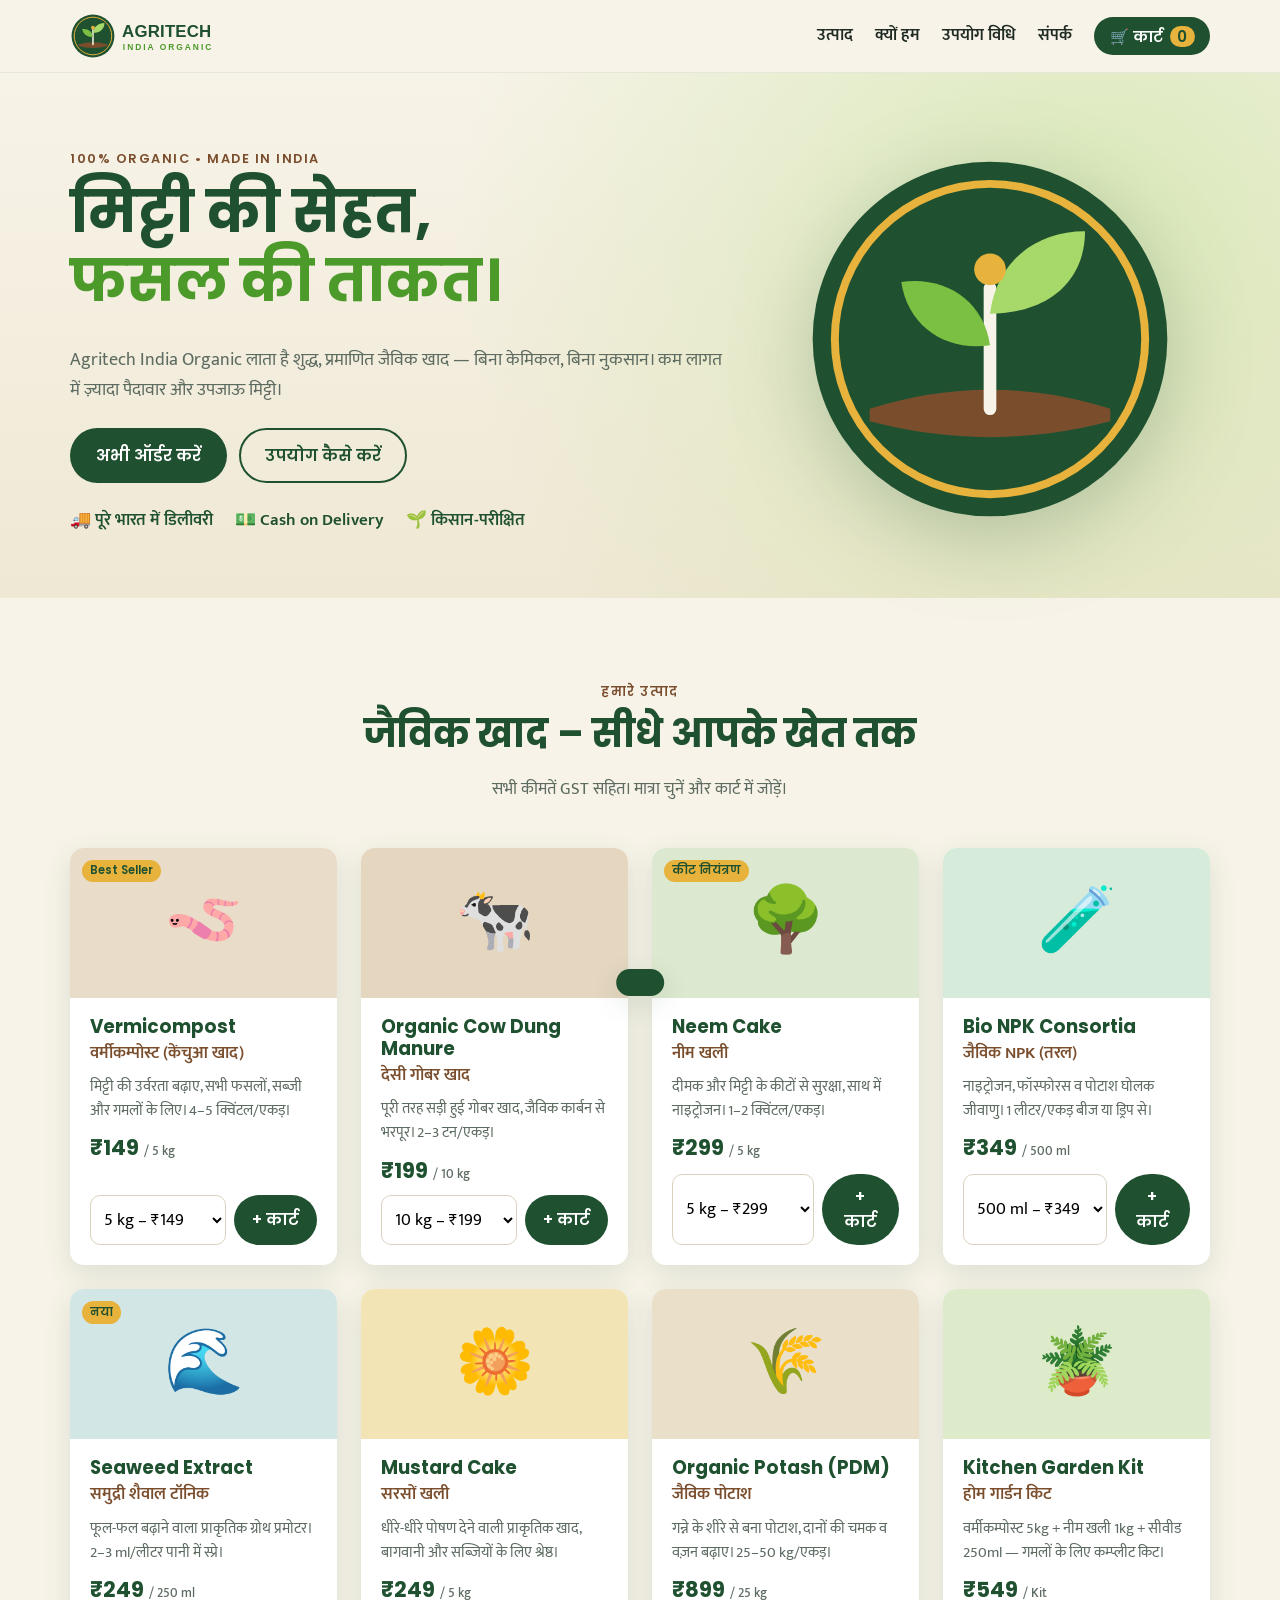
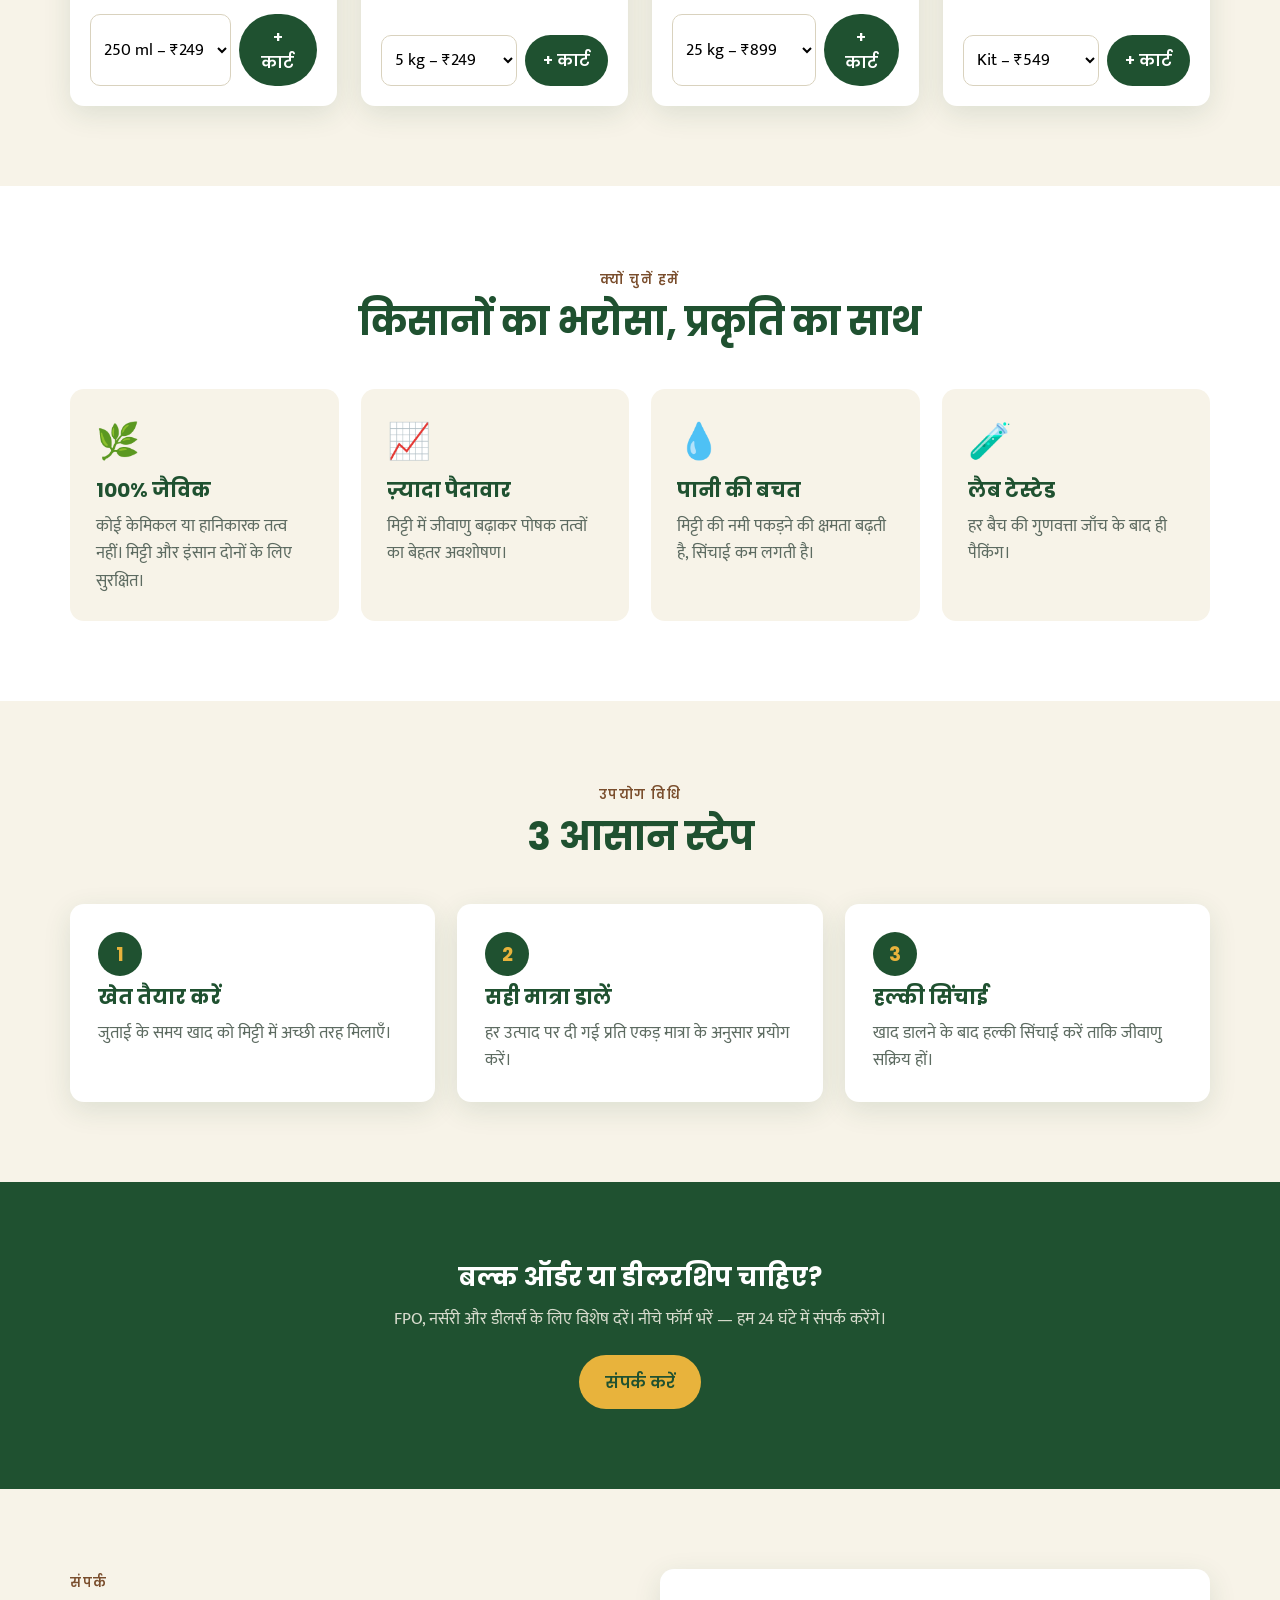
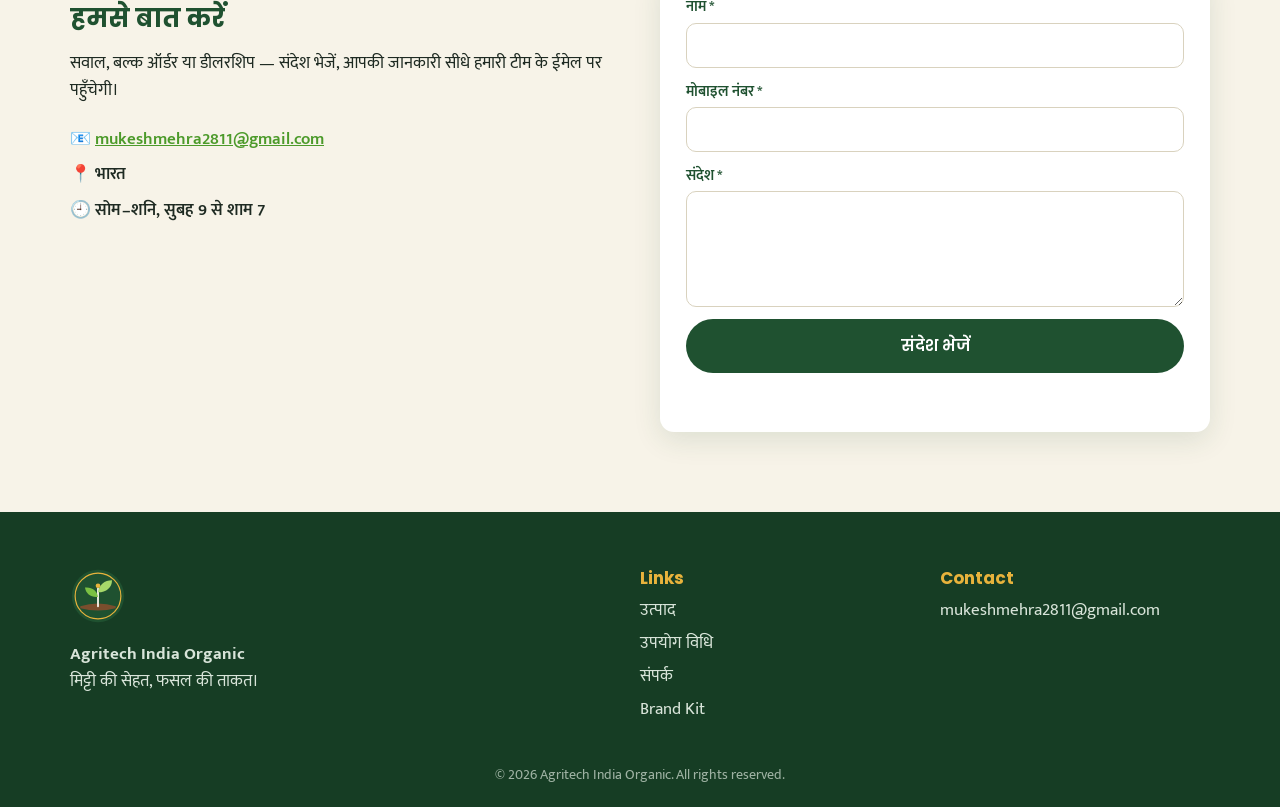
<file: index.html>
<!doctype html>
<html lang="hi">
<head>
  <meta charset="utf-8">
  <meta name="viewport" content="width=device-width, initial-scale=1">
  <title>Agritech India Organic | शुद्ध जैविक खाद – Organic Fertilizer Online</title>
  <meta name="description" content="Agritech India Organic – वर्मीकम्पोस्ट, गोबर खाद, नीम खली, जैविक NPK और अन्य 100% जैविक खाद ऑनलाइन ऑर्डर करें। Cash on Delivery उपलब्ध।">
  <meta name="theme-color" content="#1F5130">
  <meta property="og:title" content="Agritech India Organic – शुद्ध जैविक खाद">
  <meta property="og:description" content="मिट्टी की सेहत, फसल की ताकत। 100% Organic fertilizers – order online.">
  <meta property="og:image" content="assets/img/logo.svg">
  <link rel="icon" href="assets/img/logo-icon.svg" type="image/svg+xml">
  <link rel="preconnect" href="https://fonts.googleapis.com">
  <link rel="preconnect" href="https://fonts.gstatic.com" crossorigin>
  <link href="https://fonts.googleapis.com/css2?family=Mukta:wght@400;600;700&family=Poppins:wght@400;500;600;700&display=swap" rel="stylesheet">
  <link rel="stylesheet" href="assets/css/style.css">
</head>
<body>

<header class="site-header" id="top">
  <div class="container nav">
    <a href="#top" class="brand" aria-label="Agritech India Organic home">
      <img src="assets/img/logo.svg" alt="Agritech India Organic" width="210" height="48">
    </a>
    <button class="nav-toggle" aria-label="Menu" aria-expanded="false">☰</button>
    <nav class="nav-links">
      <a href="#products">उत्पाद</a>
      <a href="#why">क्यों हम</a>
      <a href="#how">उपयोग विधि</a>
      <a href="#contact">संपर्क</a>
      <button class="cart-btn" type="button" data-open-cart>🛒 कार्ट <span class="cart-count">0</span></button>
    </nav>
  </div>
</header>

<main>
  <!-- HERO -->
  <section class="hero">
    <div class="container hero-grid">
      <div>
        <span class="eyebrow">100% Organic • Made in India</span>
        <h1>मिट्टी की सेहत,<br><span>फसल की ताकत।</span></h1>
        <p class="lead">Agritech India Organic लाता है शुद्ध, प्रमाणित जैविक खाद — बिना केमिकल, बिना नुकसान। कम लागत में ज़्यादा पैदावार और उपजाऊ मिट्टी।</p>
        <div class="hero-cta">
          <a href="#products" class="btn btn-primary">अभी ऑर्डर करें</a>
          <a href="#how" class="btn btn-ghost">उपयोग कैसे करें</a>
        </div>
        <ul class="hero-badges">
          <li>🚚 पूरे भारत में डिलीवरी</li>
          <li>💵 Cash on Delivery</li>
          <li>🌱 किसान-परीक्षित</li>
        </ul>
      </div>
      <div class="hero-art" aria-hidden="true">
        <img src="assets/img/logo-icon.svg" alt="">
      </div>
    </div>
  </section>

  <!-- PRODUCTS -->
  <section id="products" class="section">
    <div class="container">
      <div class="section-head">
        <span class="eyebrow">हमारे उत्पाद</span>
        <h2>जैविक खाद – सीधे आपके खेत तक</h2>
        <p>सभी कीमतें GST सहित। मात्रा चुनें और कार्ट में जोड़ें।</p>
      </div>
      <div class="product-grid" id="productGrid"><!-- rendered by app.js --></div>
    </div>
  </section>

  <!-- WHY -->
  <section id="why" class="section section-alt">
    <div class="container">
      <div class="section-head">
        <span class="eyebrow">क्यों चुनें हमें</span>
        <h2>किसानों का भरोसा, प्रकृति का साथ</h2>
      </div>
      <div class="features">
        <div class="feature"><div class="f-icon">🌿</div><h3>100% जैविक</h3><p>कोई केमिकल या हानिकारक तत्व नहीं। मिट्टी और इंसान दोनों के लिए सुरक्षित।</p></div>
        <div class="feature"><div class="f-icon">📈</div><h3>ज़्यादा पैदावार</h3><p>मिट्टी में जीवाणु बढ़ाकर पोषक तत्वों का बेहतर अवशोषण।</p></div>
        <div class="feature"><div class="f-icon">💧</div><h3>पानी की बचत</h3><p>मिट्टी की नमी पकड़ने की क्षमता बढ़ती है, सिंचाई कम लगती है।</p></div>
        <div class="feature"><div class="f-icon">🧪</div><h3>लैब टेस्टेड</h3><p>हर बैच की गुणवत्ता जाँच के बाद ही पैकिंग।</p></div>
      </div>
    </div>
  </section>

  <!-- HOW TO USE -->
  <section id="how" class="section">
    <div class="container">
      <div class="section-head">
        <span class="eyebrow">उपयोग विधि</span>
        <h2>3 आसान स्टेप</h2>
      </div>
      <ol class="steps">
        <li><span>1</span><h3>खेत तैयार करें</h3><p>जुताई के समय खाद को मिट्टी में अच्छी तरह मिलाएँ।</p></li>
        <li><span>2</span><h3>सही मात्रा डालें</h3><p>हर उत्पाद पर दी गई प्रति एकड़ मात्रा के अनुसार प्रयोग करें।</p></li>
        <li><span>3</span><h3>हल्की सिंचाई</h3><p>खाद डालने के बाद हल्की सिंचाई करें ताकि जीवाणु सक्रिय हों।</p></li>
      </ol>
    </div>
  </section>

  <!-- TESTIMONIAL / CTA -->
  <section class="section cta-band">
    <div class="container cta-inner">
      <h2>बल्क ऑर्डर या डीलरशिप चाहिए?</h2>
      <p>FPO, नर्सरी और डीलर्स के लिए विशेष दरें। नीचे फॉर्म भरें — हम 24 घंटे में संपर्क करेंगे।</p>
      <a href="#contact" class="btn btn-accent">संपर्क करें</a>
    </div>
  </section>

  <!-- CONTACT -->
  <section id="contact" class="section">
    <div class="container contact-grid">
      <div>
        <span class="eyebrow">संपर्क</span>
        <h2>हमसे बात करें</h2>
        <p>सवाल, बल्क ऑर्डर या डीलरशिप — संदेश भेजें, आपकी जानकारी सीधे हमारी टीम के ईमेल पर पहुँचेगी।</p>
        <ul class="contact-list">
          <li>📧 <a href="mailto:mukeshmehra2811@gmail.com">mukeshmehra2811@gmail.com</a></li>
          <li>📍 भारत</li>
          <li>🕘 सोम–शनि, सुबह 9 से शाम 7</li>
        </ul>
      </div>
      <form id="enquiryForm" class="card form">
        <label>नाम *<input name="name" required></label>
        <label>मोबाइल नंबर *<input name="phone" type="tel" pattern="[0-9 +\-]{10,14}" required></label>
        <label>संदेश *<textarea name="message" rows="4" required></textarea></label>
        <input type="text" name="_honey" class="hp" tabindex="-1" autocomplete="off">
        <button class="btn btn-primary" type="submit">संदेश भेजें</button>
        <p class="form-status" role="status"></p>
      </form>
    </div>
  </section>
</main>

<footer class="site-footer">
  <div class="container footer-grid">
    <div>
      <img src="assets/img/logo-icon.svg" alt="" width="56" height="56">
      <p><strong>Agritech India Organic</strong><br>मिट्टी की सेहत, फसल की ताकत।</p>
    </div>
    <div>
      <h4>Links</h4>
      <a href="#products">उत्पाद</a><a href="#how">उपयोग विधि</a><a href="#contact">संपर्क</a><a href="brand-kit/">Brand Kit</a>
    </div>
    <div>
      <h4>Contact</h4>
      <a href="mailto:mukeshmehra2811@gmail.com">mukeshmehra2811@gmail.com</a>
    </div>
  </div>
  <p class="copy">© <span id="year"></span> Agritech India Organic. All rights reserved.</p>
</footer>

<!-- CART DRAWER -->
<div class="overlay" data-close-cart hidden></div>
<aside class="drawer" id="cartDrawer" aria-label="Cart" aria-hidden="true">
  <div class="drawer-head">
    <h3>🛒 आपका कार्ट</h3>
    <button class="icon-btn" data-close-cart aria-label="Close">✕</button>
  </div>
  <div id="cartItems" class="cart-items"></div>
  <div class="cart-summary">
    <div class="row"><span>कुल राशि</span><strong id="cartTotal">₹0</strong></div>
    <p class="muted small">डिलीवरी शुल्क ऑर्डर कन्फर्मेशन पर बताया जाएगा।</p>
  </div>

  <form id="orderForm" class="form">
    <h4>डिलीवरी विवरण</h4>
    <label>पूरा नाम *<input name="name" required></label>
    <label>मोबाइल नंबर *<input name="phone" type="tel" pattern="[0-9 +\-]{10,14}" required></label>
    <label>ईमेल (वैकल्पिक)<input name="email" type="email"></label>
    <label>पूरा पता *<textarea name="address" rows="2" required></textarea></label>
    <div class="two">
      <label>शहर / ज़िला *<input name="city" required></label>
      <label>पिन कोड *<input name="pincode" inputmode="numeric" pattern="[0-9]{6}" required></label>
    </div>
    <label>राज्य *<input name="state" required></label>
    <label>भुगतान
      <select name="payment">
        <option>Cash on Delivery (COD)</option>
        <option>UPI / Online (कॉल पर लिंक भेजेंगे)</option>
      </select>
    </label>
    <label>नोट (वैकल्पिक)<textarea name="note" rows="2"></textarea></label>
    <input type="text" name="_honey" class="hp" tabindex="-1" autocomplete="off">
    <button class="btn btn-primary btn-block" type="submit">✅ ऑर्डर प्लेस करें</button>
    <p class="form-status" role="status"></p>
  </form>
</aside>

<button class="cart-fab" type="button" data-open-cart aria-label="Cart">🛒 <span class="cart-count">0</span></button>

<div class="toast" id="toast" role="status" aria-live="polite"></div>

<script src="assets/js/app.js"></script>
</body>
</html>
</file>
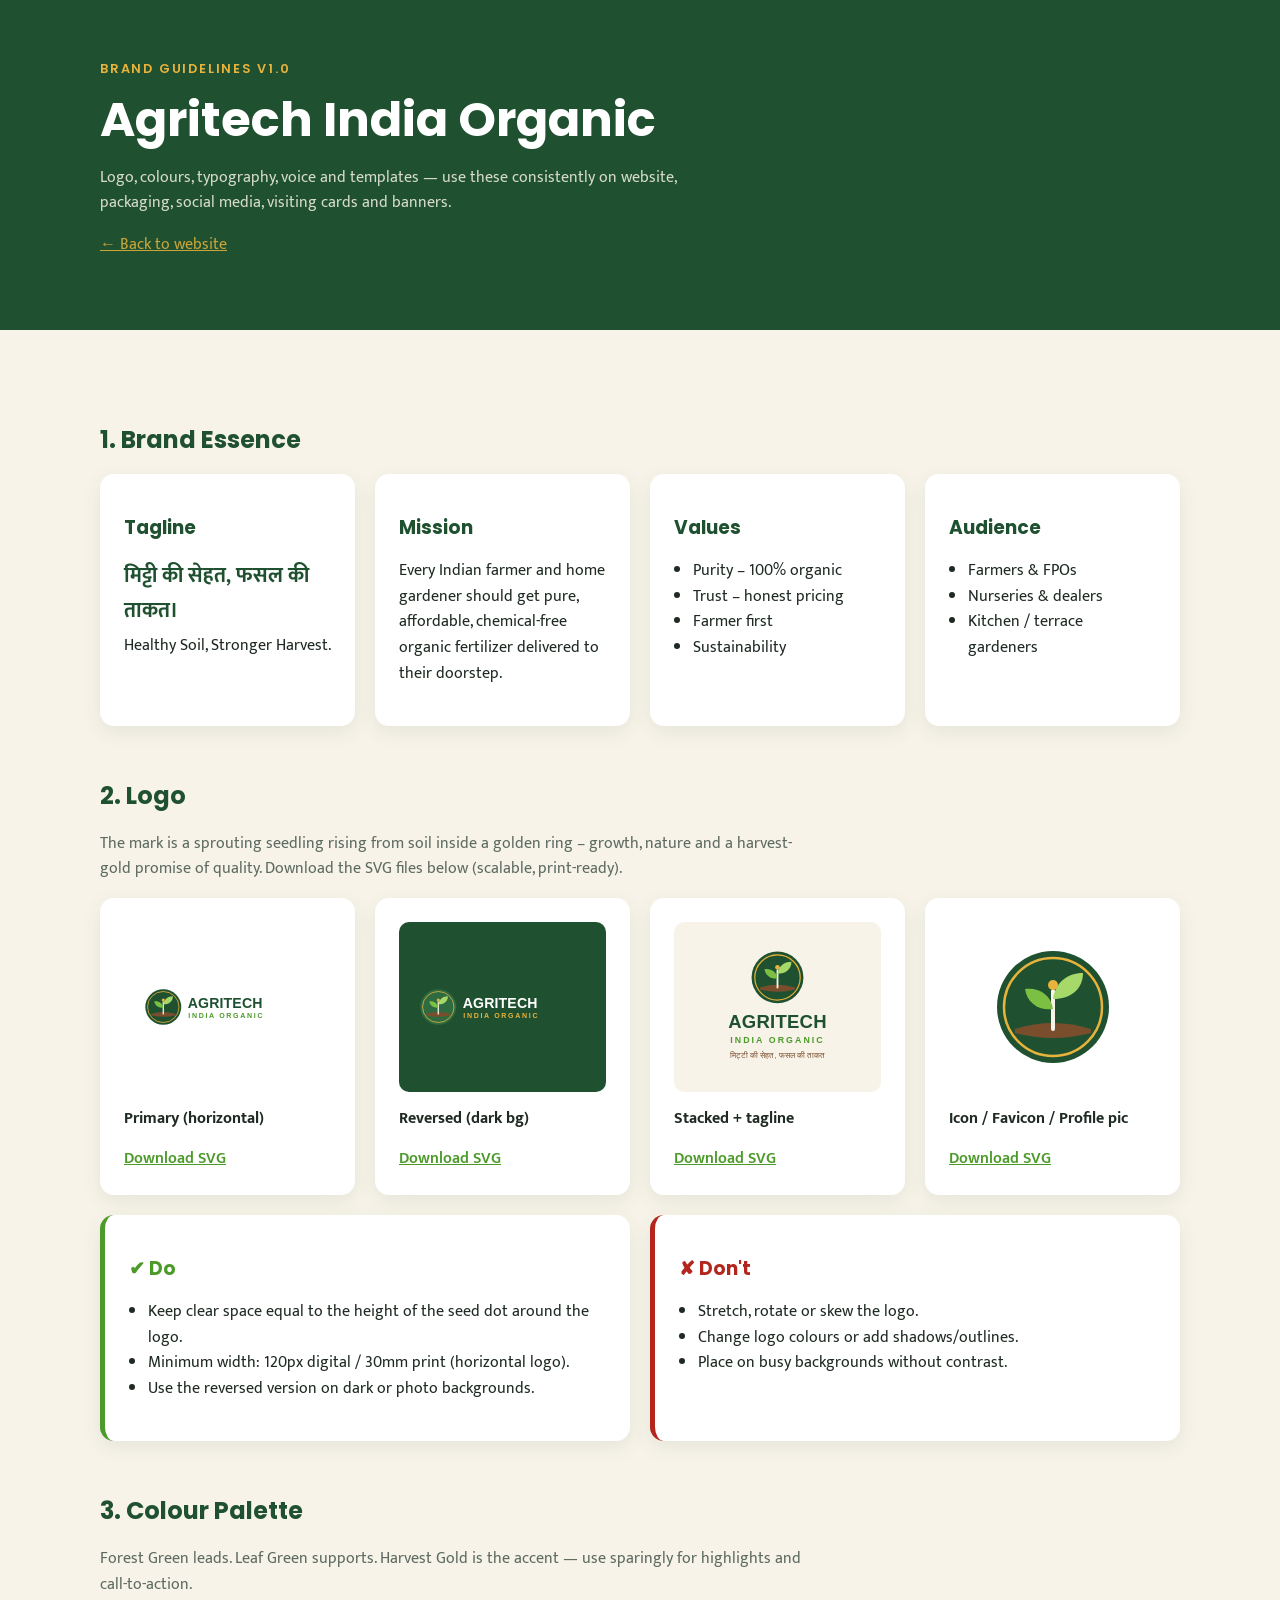
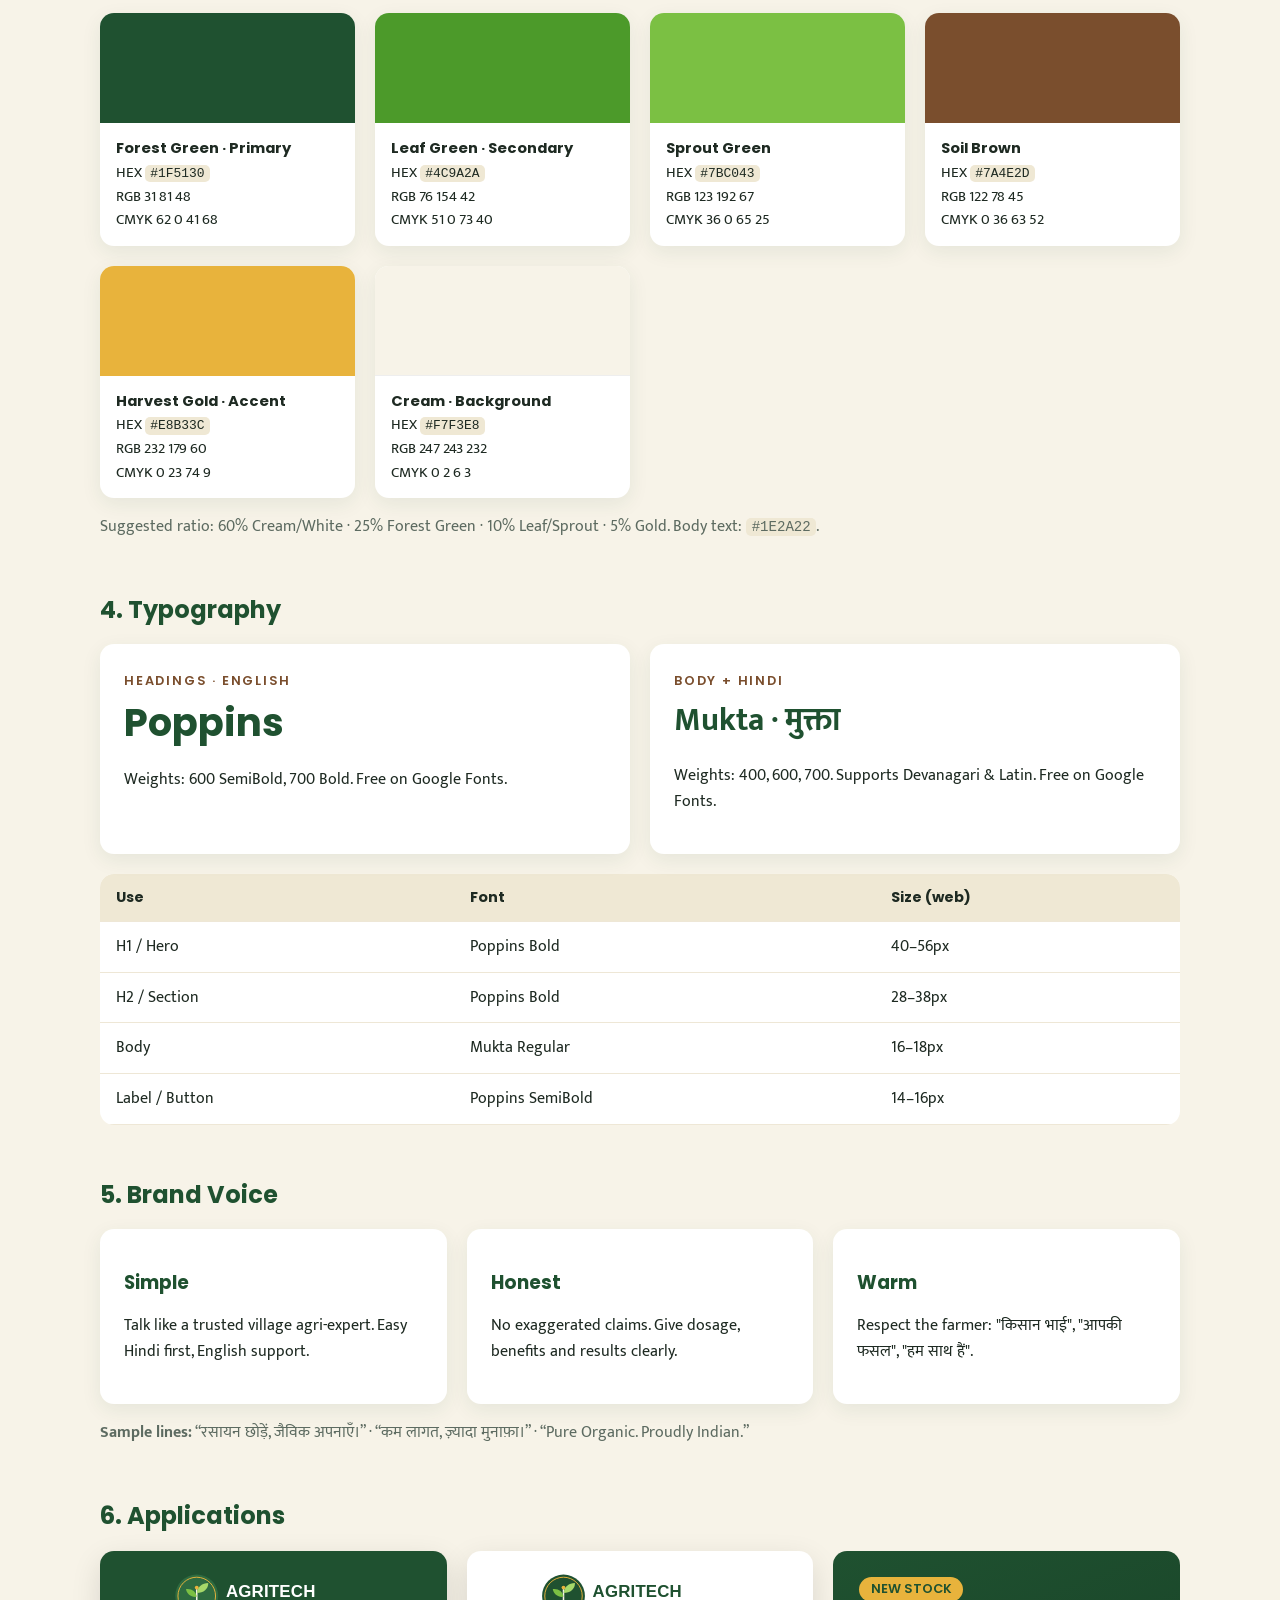
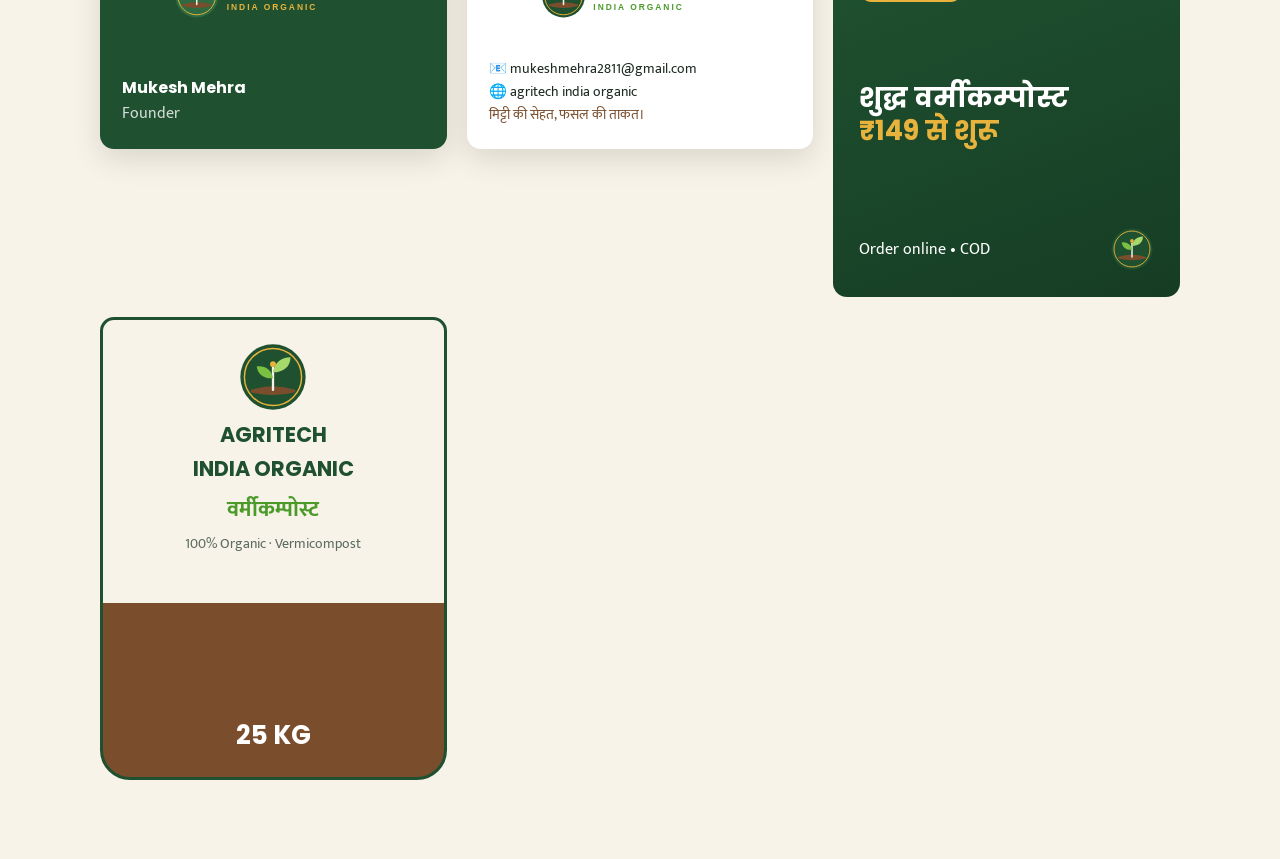
<file: brand-kit/index.html>
<!doctype html>
<html lang="en">
<head>
  <meta charset="utf-8">
  <meta name="viewport" content="width=device-width, initial-scale=1">
  <title>Brand Kit | Agritech India Organic</title>
  <link rel="icon" href="logos/logo-icon.svg" type="image/svg+xml">
  <link href="https://fonts.googleapis.com/css2?family=Mukta:wght@400;600;700&family=Poppins:wght@400;500;600;700&display=swap" rel="stylesheet">
  <style>
    :root{--g9:#1F5130;--g6:#4C9A2A;--g4:#7BC043;--soil:#7A4E2D;--gold:#E8B33C;--cream:#F7F3E8;--ink:#1E2A22;--muted:#5D6B61}
    *{box-sizing:border-box}
    body{margin:0;font-family:Mukta,Poppins,sans-serif;color:var(--ink);background:var(--cream);line-height:1.6}
    h1,h2,h3{font-family:Poppins,sans-serif;color:var(--g9);line-height:1.2}
    .wrap{width:min(1080px,100% - 32px);margin:auto;padding:40px 0 80px}
    header{background:var(--g9);color:var(--cream);padding:56px 0}
    header h1{color:#fff;font-size:clamp(2rem,5vw,3rem);margin:.2em 0}
    header p{opacity:.85;max-width:640px}
    .eyebrow{font:600 .8rem Poppins;letter-spacing:.14em;text-transform:uppercase;color:var(--gold)}
    section{margin-top:56px}
    section > p.intro{color:var(--muted);max-width:720px}
    .grid{display:grid;gap:20px;grid-template-columns:repeat(auto-fit,minmax(230px,1fr))}
    .tile{background:#fff;border-radius:14px;padding:24px;box-shadow:0 6px 20px rgba(31,81,48,.08)}
    .logo-tile{display:flex;flex-direction:column;gap:14px}
    .logo-tile .stage{border-radius:10px;display:grid;place-items:center;height:170px;padding:20px}
    .logo-tile img{max-height:120px;width:auto}
    .logo-tile a{font-weight:600;color:var(--g6)}
    .swatch{border-radius:14px;overflow:hidden;background:#fff;box-shadow:0 6px 20px rgba(31,81,48,.08)}
    .swatch .chip{height:110px}
    .swatch div.meta{padding:14px 16px;font-size:.92rem}
    .swatch strong{display:block;font-family:Poppins;color:var(--ink)}
    code{font-family:ui-monospace,Consolas,monospace;font-size:.88em;background:#EFE8D4;padding:.1em .4em;border-radius:5px}
    .type-sample .big{font:700 2.4rem Poppins;color:var(--g9)}
    .type-sample .hi{font:700 2rem Mukta;color:var(--g9)}
    table{width:100%;border-collapse:collapse;background:#fff;border-radius:14px;overflow:hidden}
    th,td{text-align:left;padding:12px 16px;border-bottom:1px solid #EEE7D6}
    th{background:#EFE8D4;font-family:Poppins;font-size:.9rem}
    .do{border-left:5px solid var(--g6)} .dont{border-left:5px solid #B3261E}
    .do h3{color:var(--g6)} .dont h3{color:#B3261E}
    ul{padding-left:1.2em}
    .mock{display:grid;gap:20px;grid-template-columns:repeat(auto-fit,minmax(280px,1fr))}
    .card-biz{aspect-ratio:1.75;border-radius:14px;padding:22px;display:flex;flex-direction:column;justify-content:space-between;box-shadow:0 10px 30px rgba(0,0,0,.12)}
    .card-biz.front{background:var(--g9);color:#fff}
    .card-biz.back{background:#fff}
    .card-biz img{height:46px;width:auto}
    .social{aspect-ratio:1;border-radius:14px;background:linear-gradient(160deg,var(--g9),#163D24);color:#fff;padding:26px;display:flex;flex-direction:column;justify-content:space-between}
    .social h3{color:#fff;font-size:1.7rem;margin:0}
    .social .pill{align-self:flex-start;background:var(--gold);color:var(--g9);font:600 .8rem Poppins;padding:.3em .9em;border-radius:999px}
    .pack{aspect-ratio:.75;border-radius:14px 14px 30px 30px;background:linear-gradient(180deg,var(--cream) 0 62%,var(--soil) 62%);border:3px solid var(--g9);padding:22px;display:flex;flex-direction:column;align-items:center;text-align:center;gap:6px}
    .pack img{height:70px}
    .pack .w{margin-top:auto;color:#fff;font:700 1.6rem Poppins}
    a.back{color:var(--gold)}
  </style>
</head>
<body>
<header>
  <div class="wrap" style="padding:0">
    <span class="eyebrow">Brand Guidelines v1.0</span>
    <h1>Agritech India Organic</h1>
    <p>Logo, colours, typography, voice and templates — use these consistently on website, packaging, social media, visiting cards and banners.</p>
    <p><a class="back" href="../">← Back to website</a></p>
  </div>
</header>

<div class="wrap">

  <section>
    <h2>1. Brand Essence</h2>
    <div class="grid">
      <div class="tile"><h3>Tagline</h3><p style="font:700 1.3rem Mukta;color:var(--g9);margin:0">मिट्टी की सेहत, फसल की ताकत।</p><p class="muted" style="margin:.3em 0 0">Healthy Soil, Stronger Harvest.</p></div>
      <div class="tile"><h3>Mission</h3><p>Every Indian farmer and home gardener should get pure, affordable, chemical-free organic fertilizer delivered to their doorstep.</p></div>
      <div class="tile"><h3>Values</h3><ul><li>Purity – 100% organic</li><li>Trust – honest pricing</li><li>Farmer first</li><li>Sustainability</li></ul></div>
      <div class="tile"><h3>Audience</h3><ul><li>Farmers & FPOs</li><li>Nurseries & dealers</li><li>Kitchen / terrace gardeners</li></ul></div>
    </div>
  </section>

  <section>
    <h2>2. Logo</h2>
    <p class="intro">The mark is a sprouting seedling rising from soil inside a golden ring – growth, nature and a harvest-gold promise of quality. Download the SVG files below (scalable, print-ready).</p>
    <div class="grid">
      <div class="tile logo-tile"><div class="stage" style="background:#fff"><img src="logos/logo-primary.svg" alt="Primary logo"></div><strong>Primary (horizontal)</strong><a href="logos/logo-primary.svg" download>Download SVG</a></div>
      <div class="tile logo-tile"><div class="stage" style="background:var(--g9)"><img src="logos/logo-reversed.svg" alt="Reversed logo"></div><strong>Reversed (dark bg)</strong><a href="logos/logo-reversed.svg" download>Download SVG</a></div>
      <div class="tile logo-tile"><div class="stage" style="background:var(--cream)"><img src="logos/logo-stacked.svg" alt="Stacked logo"></div><strong>Stacked + tagline</strong><a href="logos/logo-stacked.svg" download>Download SVG</a></div>
      <div class="tile logo-tile"><div class="stage" style="background:#fff"><img src="logos/logo-icon.svg" alt="Icon"></div><strong>Icon / Favicon / Profile pic</strong><a href="logos/logo-icon.svg" download>Download SVG</a></div>
    </div>
    <div class="grid" style="margin-top:20px">
      <div class="tile do"><h3>✔ Do</h3><ul><li>Keep clear space equal to the height of the seed dot around the logo.</li><li>Minimum width: 120px digital / 30mm print (horizontal logo).</li><li>Use the reversed version on dark or photo backgrounds.</li></ul></div>
      <div class="tile dont"><h3>✘ Don't</h3><ul><li>Stretch, rotate or skew the logo.</li><li>Change logo colours or add shadows/outlines.</li><li>Place on busy backgrounds without contrast.</li></ul></div>
    </div>
  </section>

  <section>
    <h2>3. Colour Palette</h2>
    <p class="intro">Forest Green leads. Leaf Green supports. Harvest Gold is the accent — use sparingly for highlights and call-to-action.</p>
    <div class="grid">
      <div class="swatch"><div class="chip" style="background:#1F5130"></div><div class="meta"><strong>Forest Green · Primary</strong>HEX <code>#1F5130</code><br>RGB 31 81 48<br>CMYK 62 0 41 68</div></div>
      <div class="swatch"><div class="chip" style="background:#4C9A2A"></div><div class="meta"><strong>Leaf Green · Secondary</strong>HEX <code>#4C9A2A</code><br>RGB 76 154 42<br>CMYK 51 0 73 40</div></div>
      <div class="swatch"><div class="chip" style="background:#7BC043"></div><div class="meta"><strong>Sprout Green</strong>HEX <code>#7BC043</code><br>RGB 123 192 67<br>CMYK 36 0 65 25</div></div>
      <div class="swatch"><div class="chip" style="background:#7A4E2D"></div><div class="meta"><strong>Soil Brown</strong>HEX <code>#7A4E2D</code><br>RGB 122 78 45<br>CMYK 0 36 63 52</div></div>
      <div class="swatch"><div class="chip" style="background:#E8B33C"></div><div class="meta"><strong>Harvest Gold · Accent</strong>HEX <code>#E8B33C</code><br>RGB 232 179 60<br>CMYK 0 23 74 9</div></div>
      <div class="swatch"><div class="chip" style="background:#F7F3E8;border-bottom:1px solid #eee"></div><div class="meta"><strong>Cream · Background</strong>HEX <code>#F7F3E8</code><br>RGB 247 243 232<br>CMYK 0 2 6 3</div></div>
    </div>
    <p class="intro" style="margin-top:16px">Suggested ratio: 60% Cream/White · 25% Forest Green · 10% Leaf/Sprout · 5% Gold. Body text: <code>#1E2A22</code>.</p>
  </section>

  <section>
    <h2>4. Typography</h2>
    <div class="grid">
      <div class="tile type-sample"><span class="eyebrow" style="color:var(--soil)">Headings · English</span><div class="big">Poppins</div><p>Weights: 600 SemiBold, 700 Bold. Free on Google Fonts.</p></div>
      <div class="tile type-sample"><span class="eyebrow" style="color:var(--soil)">Body + Hindi</span><div class="hi">Mukta · मुक्ता</div><p>Weights: 400, 600, 700. Supports Devanagari & Latin. Free on Google Fonts.</p></div>
    </div>
    <table style="margin-top:20px">
      <tr><th>Use</th><th>Font</th><th>Size (web)</th></tr>
      <tr><td>H1 / Hero</td><td>Poppins Bold</td><td>40–56px</td></tr>
      <tr><td>H2 / Section</td><td>Poppins Bold</td><td>28–38px</td></tr>
      <tr><td>Body</td><td>Mukta Regular</td><td>16–18px</td></tr>
      <tr><td>Label / Button</td><td>Poppins SemiBold</td><td>14–16px</td></tr>
    </table>
  </section>

  <section>
    <h2>5. Brand Voice</h2>
    <div class="grid">
      <div class="tile"><h3>Simple</h3><p>Talk like a trusted village agri-expert. Easy Hindi first, English support.</p></div>
      <div class="tile"><h3>Honest</h3><p>No exaggerated claims. Give dosage, benefits and results clearly.</p></div>
      <div class="tile"><h3>Warm</h3><p>Respect the farmer: "किसान भाई", "आपकी फसल", "हम साथ हैं".</p></div>
    </div>
    <p class="intro" style="margin-top:16px"><strong>Sample lines:</strong> “रसायन छोड़ें, जैविक अपनाएँ।” · “कम लागत, ज़्यादा मुनाफ़ा।” · “Pure Organic. Proudly Indian.”</p>
  </section>

  <section>
    <h2>6. Applications</h2>
    <div class="mock">
      <div class="card-biz front"><img src="logos/logo-reversed.svg" alt=""><div><strong style="font-family:Poppins">Mukesh Mehra</strong><br><span style="opacity:.8">Founder</span></div></div>
      <div class="card-biz back"><img src="logos/logo-primary.svg" alt=""><div style="font-size:.9rem">📧 mukeshmehra2811@gmail.com<br>🌐 agritech india organic<br><span style="color:var(--soil)">मिट्टी की सेहत, फसल की ताकत।</span></div></div>
      <div class="social"><span class="pill">NEW STOCK</span><h3>शुद्ध वर्मीकम्पोस्ट<br><span style="color:var(--gold)">₹149 से शुरू</span></h3><div style="display:flex;justify-content:space-between;align-items:center"><span>Order online • COD</span><img src="logos/logo-icon.svg" alt="" style="height:44px"></div></div>
      <div class="pack"><img src="logos/logo-icon.svg" alt=""><strong style="font-family:Poppins;color:var(--g9);font-size:1.3rem">AGRITECH<br>INDIA ORGANIC</strong><span style="font:700 1.4rem Mukta;color:var(--g6)">वर्मीकम्पोस्ट</span><span style="font-size:.85rem;color:var(--muted)">100% Organic · Vermicompost</span><span class="w">25 KG</span></div>
    </div>
  </section>

</div>
</body>
</html>
</file>
<file: assets/css/style.css>
/* ===== Agritech India Organic – Brand tokens ===== */
:root{
  --green-900:#1F5130;   /* Forest Green – primary */
  --green-600:#4C9A2A;   /* Leaf Green */
  --green-400:#7BC043;   /* Sprout */
  --green-200:#A6D96A;
  --soil:#7A4E2D;        /* Soil Brown */
  --gold:#E8B33C;        /* Harvest Gold – accent */
  --cream:#F7F3E8;       /* Cream – background */
  --ink:#1E2A22;
  --muted:#5D6B61;
  --white:#fff;
  --radius:14px;
  --shadow:0 8px 28px rgba(31,81,48,.12);
  --font-head:"Poppins","Mukta",system-ui,sans-serif;
  --font-body:"Mukta","Poppins",system-ui,sans-serif;
}
*{box-sizing:border-box}
html{scroll-behavior:smooth}
body{margin:0;font-family:var(--font-body);font-size:17px;line-height:1.6;color:var(--ink);background:var(--cream)}
img{max-width:100%;display:block}
a{color:var(--green-600)}
h1,h2,h3,h4{font-family:var(--font-head);line-height:1.2;margin:0 0 .5em;color:var(--green-900)}
.container{width:min(1140px,100% - 32px);margin-inline:auto}
.muted{color:var(--muted)} .small{font-size:.85rem}

/* Buttons */
.btn{display:inline-flex;align-items:center;justify-content:center;gap:.4em;padding:.8em 1.5em;border-radius:999px;font:600 1rem var(--font-head);text-decoration:none;border:2px solid transparent;cursor:pointer;transition:transform .15s,background .2s}
.btn:hover{transform:translateY(-2px)}
.btn-primary{background:var(--green-900);color:var(--white)}
.btn-primary:hover{background:var(--green-600)}
.btn-ghost{border-color:var(--green-900);color:var(--green-900);background:transparent}
.btn-accent{background:var(--gold);color:var(--green-900)}
.btn-block{width:100%}
.btn:disabled{opacity:.6;cursor:wait;transform:none}

/* Header */
.site-header{position:sticky;top:0;z-index:20;background:rgba(247,243,232,.94);backdrop-filter:blur(8px);border-bottom:1px solid rgba(31,81,48,.08)}
.nav{display:flex;align-items:center;justify-content:space-between;height:72px}
.brand img{height:46px;width:auto}
.nav-links{display:flex;align-items:center;gap:22px}
.nav-links a{text-decoration:none;color:var(--ink);font-weight:600}
.nav-links a:hover{color:var(--green-600)}
.cart-btn{background:var(--green-900);color:#fff;border:0;border-radius:999px;padding:.5em 1em;font:600 .95rem var(--font-head);cursor:pointer}
.cart-count{background:var(--gold);color:var(--green-900);border-radius:999px;padding:0 .5em;margin-left:.2em}
.nav-toggle{display:none;background:none;border:0;font-size:1.6rem;cursor:pointer;color:var(--green-900)}

/* Hero */
.hero{padding:72px 0 64px;background:radial-gradient(circle at 85% 30%,rgba(166,217,106,.35),transparent 55%),linear-gradient(180deg,var(--cream),#EFE8D4)}
.hero-grid{display:grid;grid-template-columns:1.2fr .8fr;gap:40px;align-items:center}
.eyebrow{display:inline-block;font:600 .8rem var(--font-head);letter-spacing:.12em;text-transform:uppercase;color:var(--soil);margin-bottom:.8em}
.hero h1{font-size:clamp(2.2rem,5vw,3.6rem)}
.hero h1 span{color:var(--green-600)}
.lead{font-size:1.15rem;color:var(--muted);max-width:36em}
.hero-cta{display:flex;flex-wrap:wrap;gap:12px;margin:24px 0}
.hero-badges{list-style:none;padding:0;margin:0;display:flex;flex-wrap:wrap;gap:10px 22px;font-weight:600;color:var(--green-900)}
.hero-art img{width:100%;max-width:380px;margin-inline:auto;filter:drop-shadow(0 20px 40px rgba(31,81,48,.25));animation:float 6s ease-in-out infinite}
@keyframes float{50%{transform:translateY(-12px)}}

/* Sections */
.section{padding:80px 0}
.section-alt{background:var(--white)}
.section-head{text-align:center;max-width:680px;margin:0 auto 44px}
.section-head h2{font-size:clamp(1.7rem,3.5vw,2.4rem)}
.section-head p{color:var(--muted)}

/* Products */
.product-grid{display:grid;grid-template-columns:repeat(auto-fill,minmax(250px,1fr));gap:24px}
.product{background:var(--white);border-radius:var(--radius);box-shadow:var(--shadow);overflow:hidden;display:flex;flex-direction:column}
.p-visual{height:150px;display:grid;place-items:center;font-size:4rem;position:relative}
.p-tag{position:absolute;top:12px;left:12px;background:var(--gold);color:var(--green-900);font:600 .72rem var(--font-head);padding:.25em .7em;border-radius:999px}
.p-body{padding:18px 20px 20px;display:flex;flex-direction:column;gap:8px;flex:1}
.p-body h3{margin:0;font-size:1.15rem}
.p-hi{font-weight:600;color:var(--soil);margin-top:-6px}
.p-body p{margin:0;color:var(--muted);font-size:.95rem}
.p-price{font:700 1.35rem var(--font-head);color:var(--green-900)}
.p-price small{font:500 .8rem var(--font-body);color:var(--muted)}
.p-controls{display:flex;gap:8px;margin-top:auto}
.p-controls select{flex:1;padding:.55em;border:1.5px solid #D9D2BE;border-radius:10px;font:inherit;background:#fff}
.p-controls .btn{padding:.55em 1em}

/* Features */
.features{display:grid;grid-template-columns:repeat(auto-fit,minmax(220px,1fr));gap:22px}
.feature{background:var(--cream);border-radius:var(--radius);padding:26px}
.f-icon{font-size:2.2rem;margin-bottom:8px}
.feature p{margin:0;color:var(--muted)}

/* Steps */
.steps{list-style:none;padding:0;margin:0;display:grid;grid-template-columns:repeat(auto-fit,minmax(240px,1fr));gap:22px}
.steps li{background:var(--white);border-radius:var(--radius);padding:28px;box-shadow:var(--shadow)}
.steps span{display:inline-grid;place-items:center;width:44px;height:44px;border-radius:50%;background:var(--green-900);color:var(--gold);font:700 1.2rem var(--font-head);margin-bottom:10px}
.steps p{margin:0;color:var(--muted)}

/* CTA */
.cta-band{background:var(--green-900);color:var(--cream);text-align:center}
.cta-band h2{color:var(--white)}
.cta-inner p{opacity:.85;max-width:600px;margin:0 auto 22px}

/* Contact & forms */
.contact-grid{display:grid;grid-template-columns:1fr 1fr;gap:40px;align-items:start}
.contact-list{list-style:none;padding:0;line-height:2.1;font-weight:600}
.card{background:var(--white);border-radius:var(--radius);box-shadow:var(--shadow);padding:26px}
.form{display:flex;flex-direction:column;gap:12px}
.form label{display:flex;flex-direction:column;gap:4px;font-weight:600;font-size:.92rem;color:var(--green-900)}
.form input,.form textarea,.form select{font:inherit;font-weight:400;padding:.65em .8em;border:1.5px solid #D9D2BE;border-radius:10px;background:#fff;color:var(--ink)}
.form input:focus,.form textarea:focus,.form select:focus{outline:none;border-color:var(--green-600);box-shadow:0 0 0 3px rgba(76,154,42,.18)}
.form .two{display:grid;grid-template-columns:1fr 1fr;gap:10px}
.form-status{margin:0;font-weight:600;min-height:1.2em}
.form-status.ok{color:var(--green-600)} .form-status.err{color:#B3261E}
.hp{position:absolute;left:-9999px;opacity:0}

/* Footer */
.site-footer{background:#163D24;color:#D8E4D9;padding:56px 0 20px}
.footer-grid{display:grid;grid-template-columns:2fr 1fr 1fr;gap:30px}
.site-footer h4{color:var(--gold)}
.site-footer a{display:block;color:#D8E4D9;text-decoration:none;margin-bottom:6px}
.site-footer a:hover{color:#fff}
.copy{text-align:center;margin:36px 0 0;font-size:.85rem;opacity:.7}

/* Cart drawer */
.overlay{position:fixed;inset:0;background:rgba(0,0,0,.4);z-index:40}
.drawer{position:fixed;top:0;right:0;height:100%;width:min(440px,100%);background:var(--cream);z-index:50;transform:translateX(100%);transition:transform .3s ease;display:flex;flex-direction:column;overflow-y:auto;padding:20px}
.drawer.open{transform:none}
.drawer-head{display:flex;justify-content:space-between;align-items:center}
.icon-btn{background:none;border:0;font-size:1.3rem;cursor:pointer}
.cart-items{display:flex;flex-direction:column;gap:10px;margin:10px 0}
.cart-item{display:grid;grid-template-columns:1fr auto;gap:4px 10px;background:#fff;border-radius:12px;padding:12px}
.cart-item .qty{display:flex;align-items:center;gap:6px}
.cart-item .qty button{width:28px;height:28px;border-radius:50%;border:1.5px solid var(--green-900);background:#fff;cursor:pointer;font-weight:700}
.cart-item .remove{background:none;border:0;color:#B3261E;cursor:pointer;font-size:.85rem;justify-self:end}
.cart-empty{text-align:center;color:var(--muted);padding:20px 0}
.cart-summary .row{display:flex;justify-content:space-between;font-size:1.15rem}
#orderForm h4{margin-top:10px}

/* Toast */
.toast{position:fixed;bottom:24px;left:50%;transform:translate(-50%,120px);background:var(--green-900);color:#fff;padding:.8em 1.4em;border-radius:999px;font-weight:600;z-index:60;transition:transform .3s;box-shadow:var(--shadow)}
.toast.show{transform:translate(-50%,0)}

/* Responsive */
@media (max-width:860px){
  .hero-grid,.contact-grid{grid-template-columns:1fr}
  .hero-art{order:-1}.hero-art img{max-width:200px}
  .footer-grid{grid-template-columns:1fr}
  .nav-toggle{display:block}
  .nav-links{position:absolute;top:72px;left:0;right:0;flex-direction:column;background:var(--cream);padding:18px;gap:14px;border-bottom:1px solid #e3dccb;display:none}
  .nav-links.open{display:flex}
  .section{padding:60px 0}
}

/* Mobile floating cart */
.cart-fab{display:none;position:fixed;right:16px;bottom:18px;z-index:30;background:var(--green-900);color:#fff;border:0;border-radius:999px;padding:.75em 1.1em;font:600 1rem var(--font-head);box-shadow:var(--shadow);cursor:pointer}
@media (max-width:860px){.cart-fab{display:block}}
</file>
